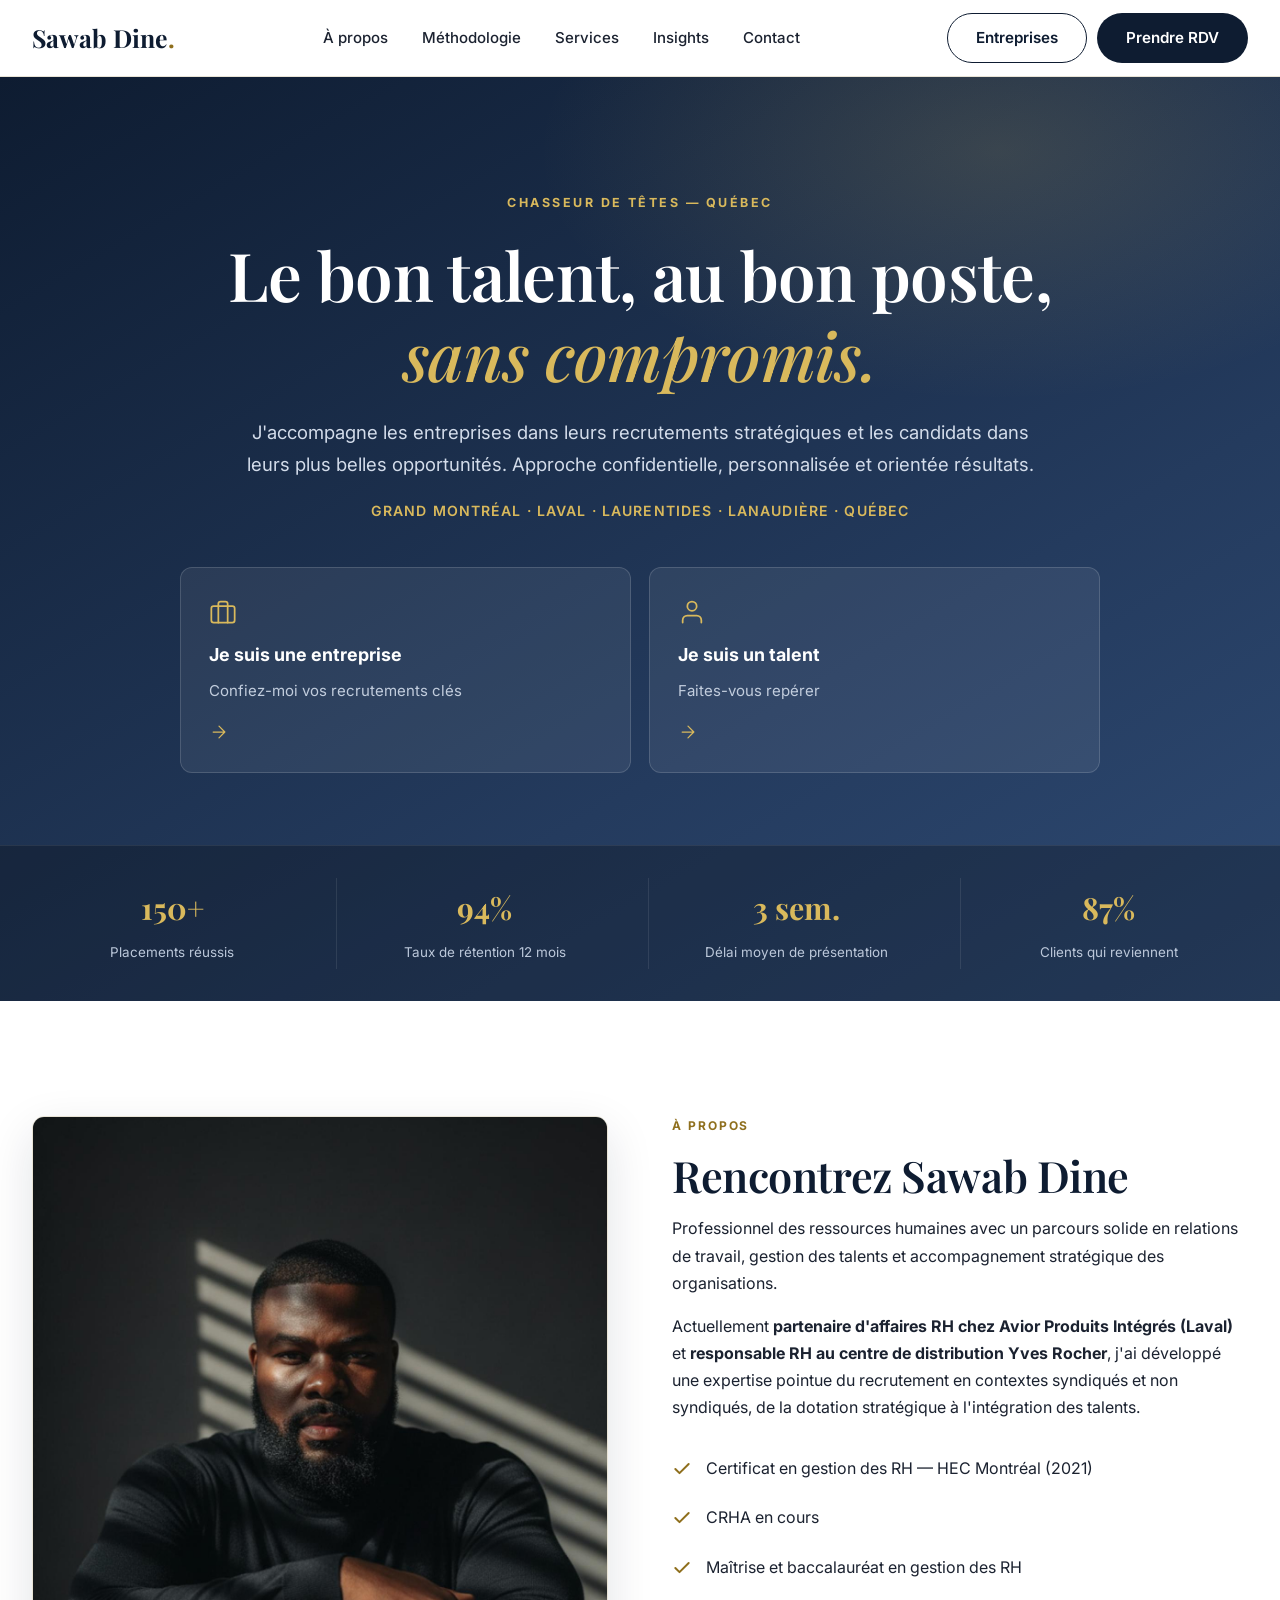
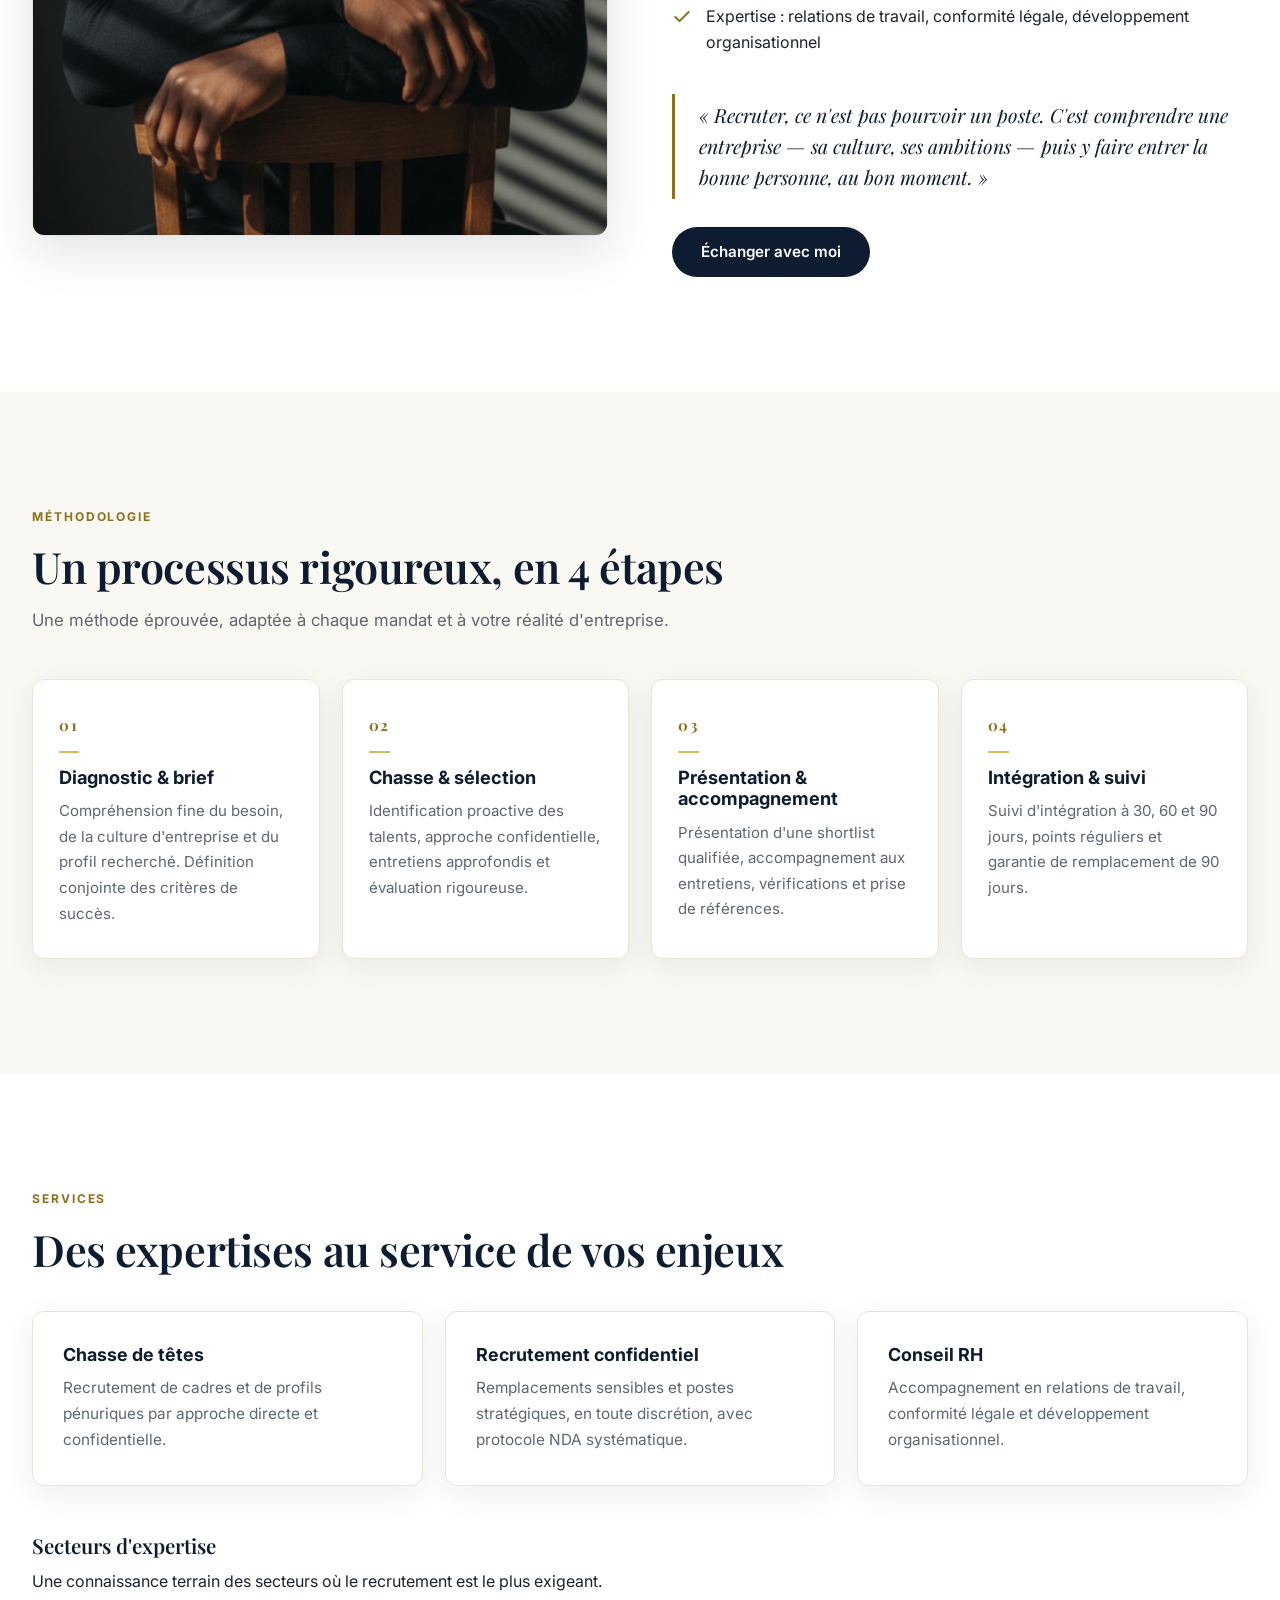
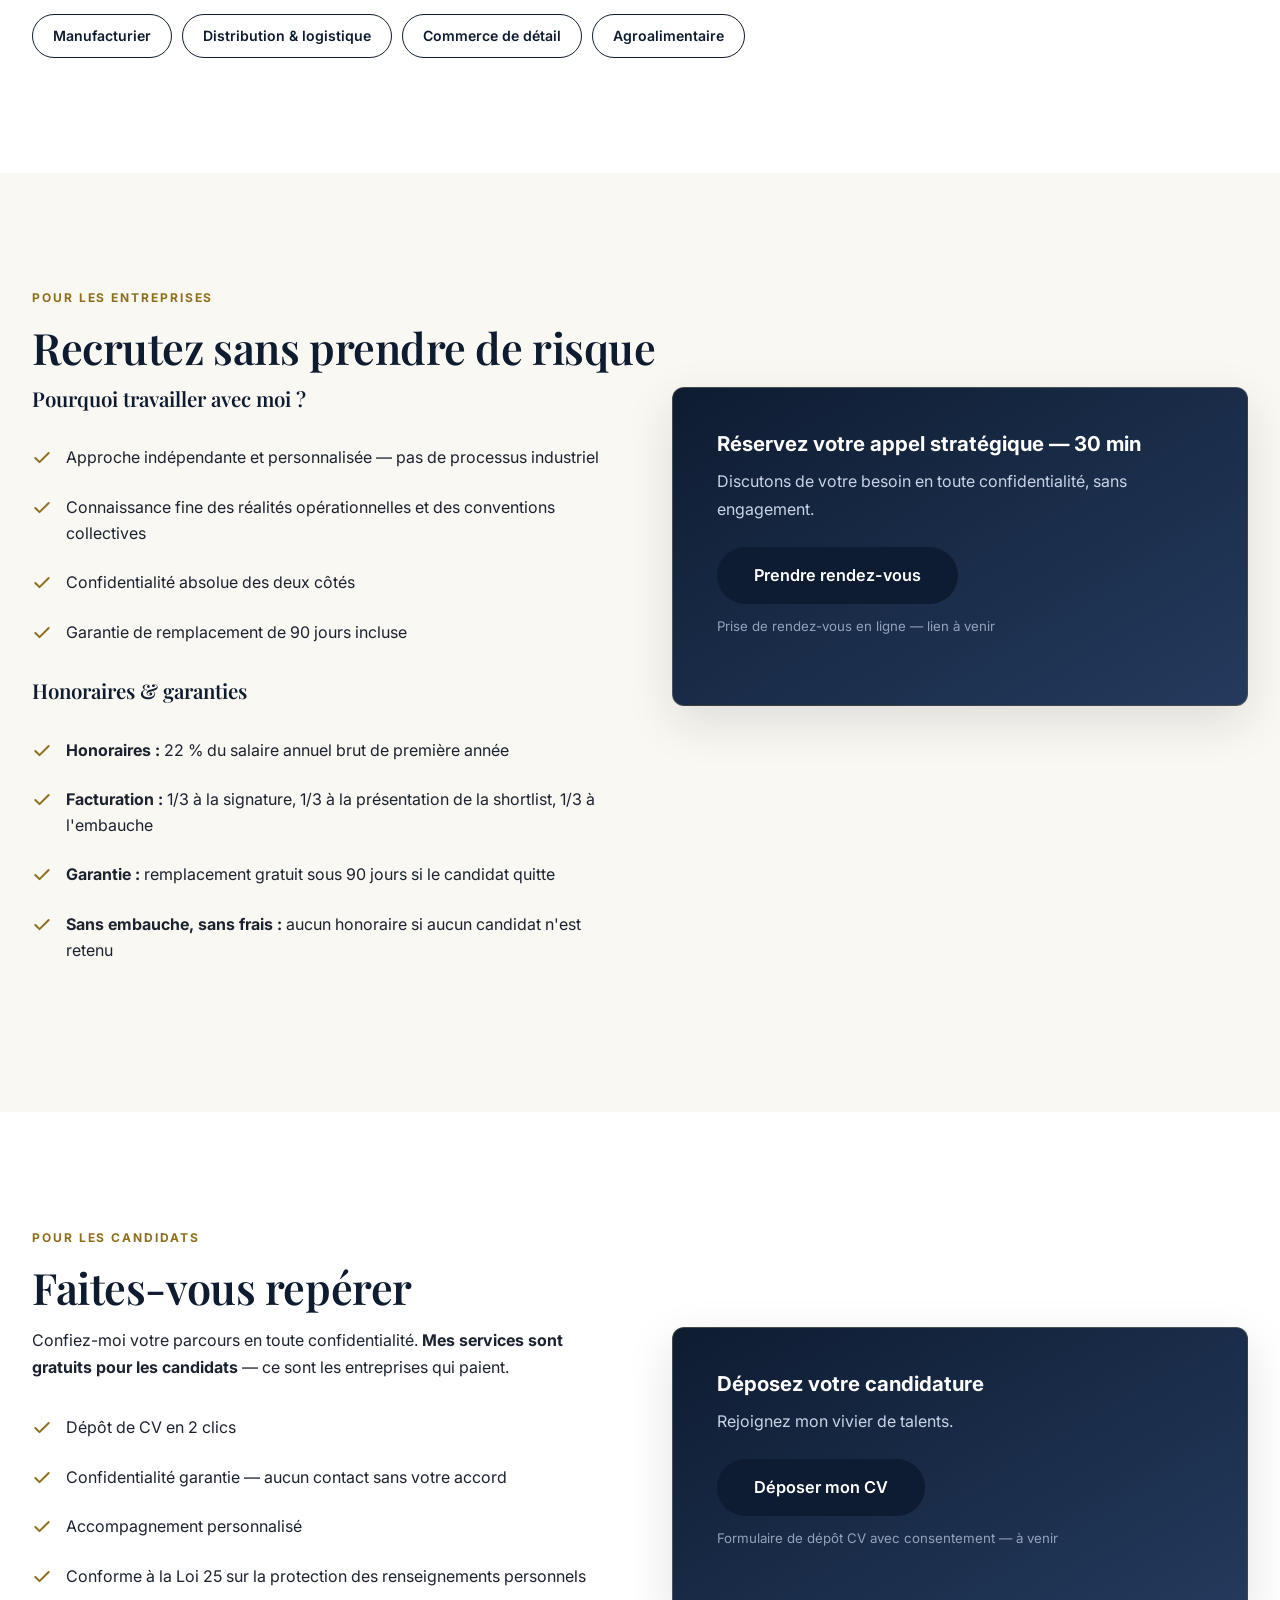
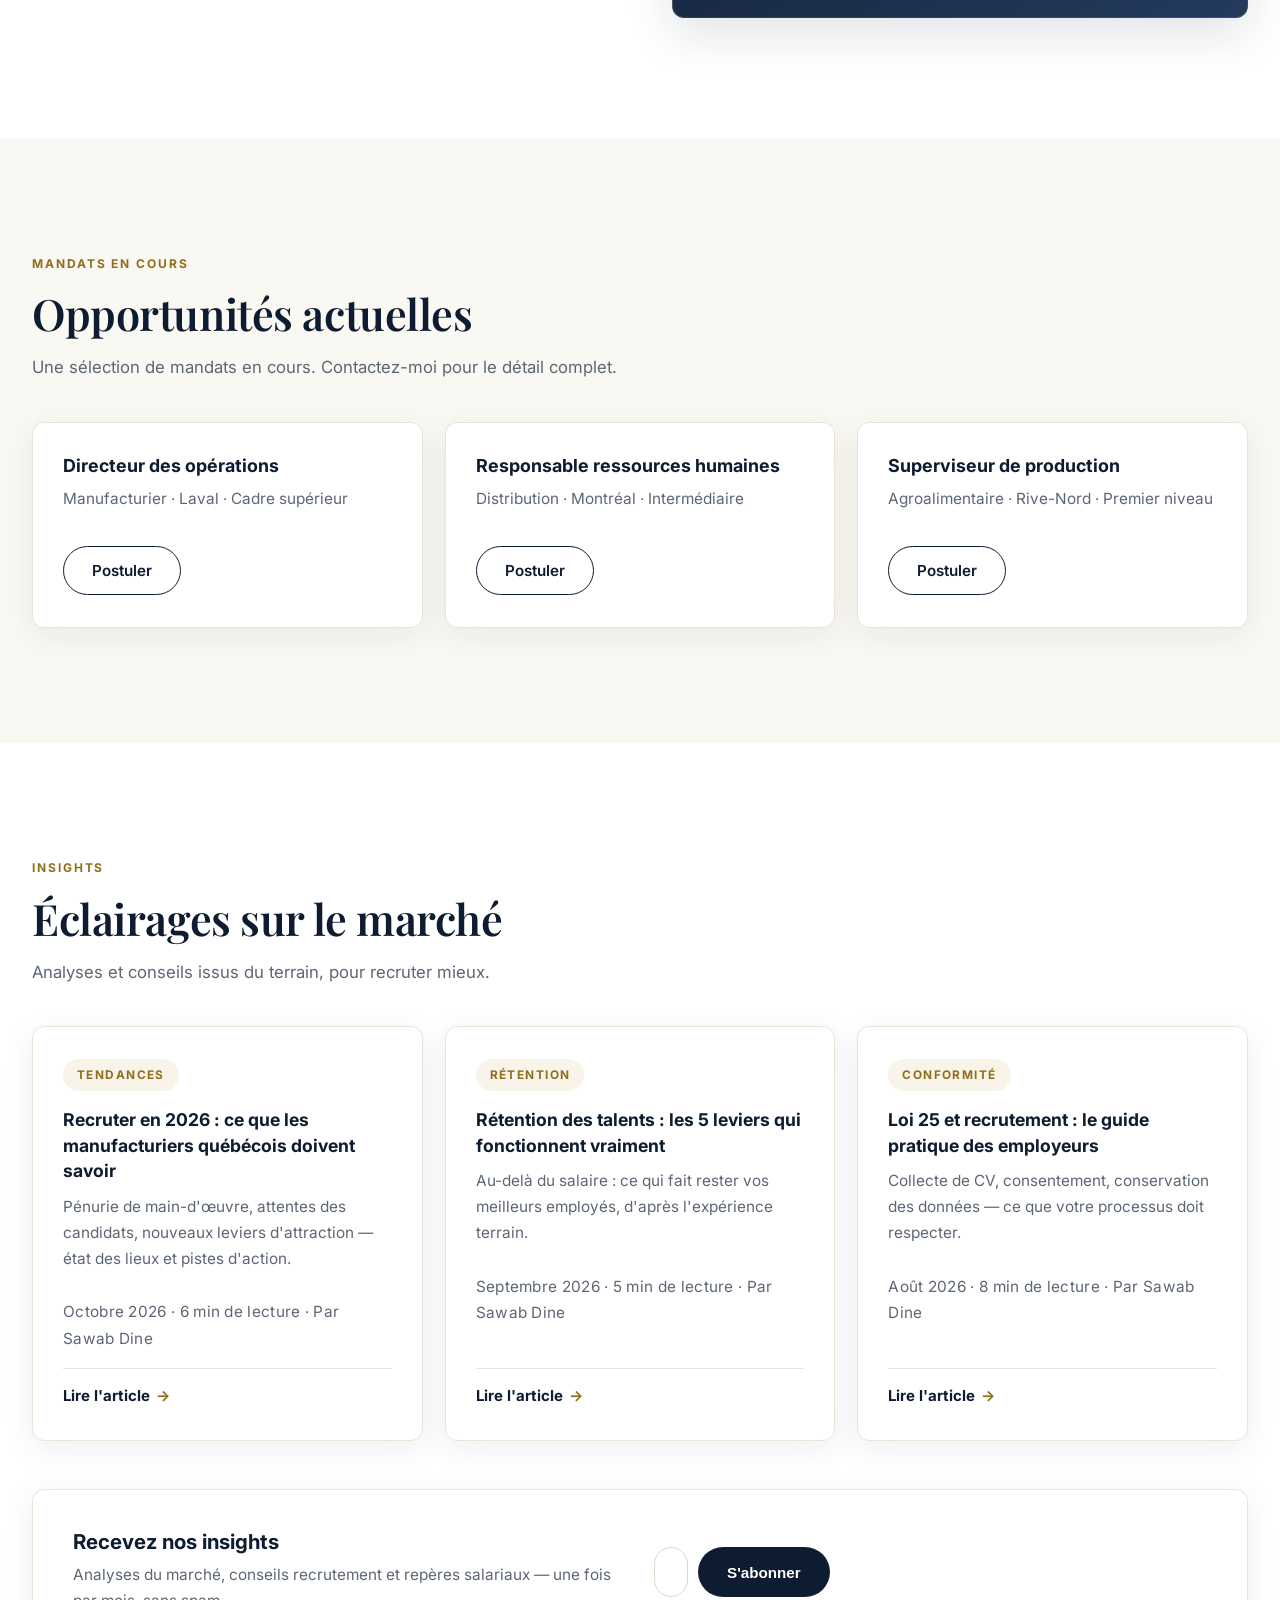
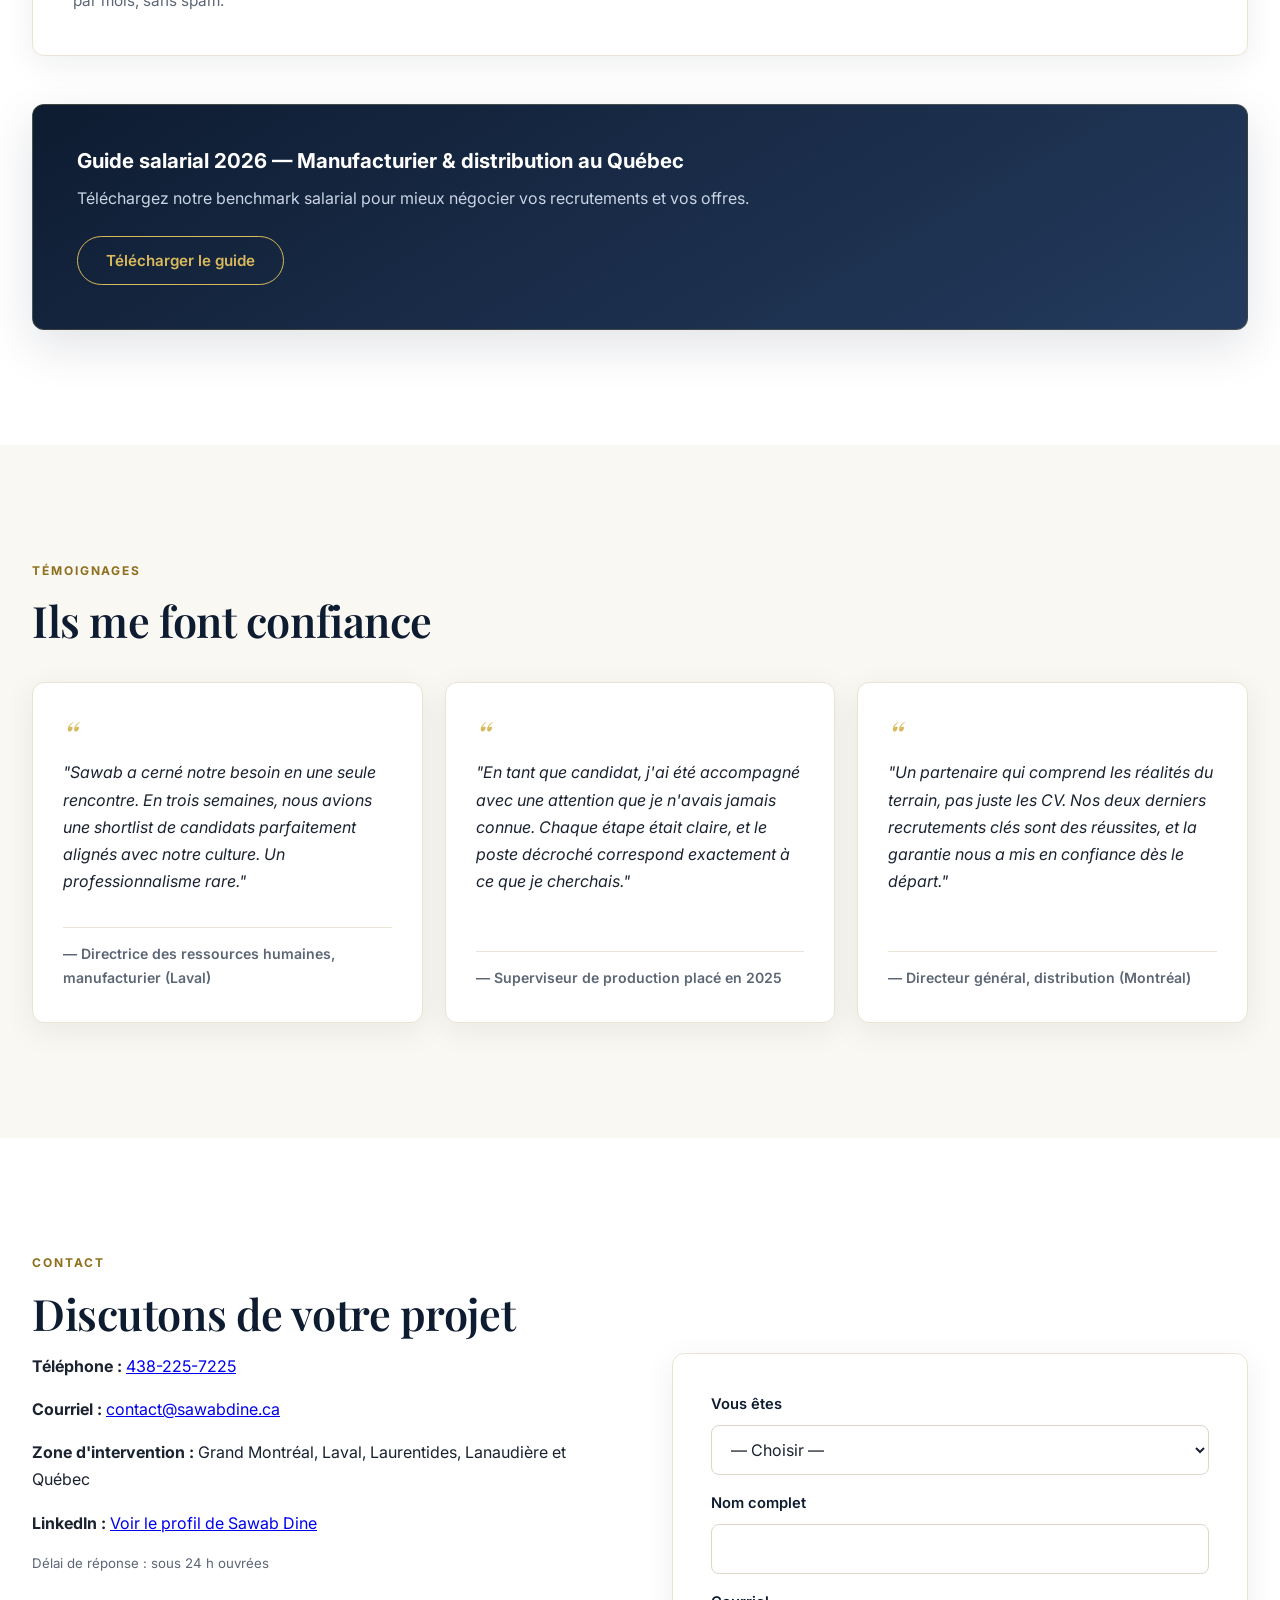
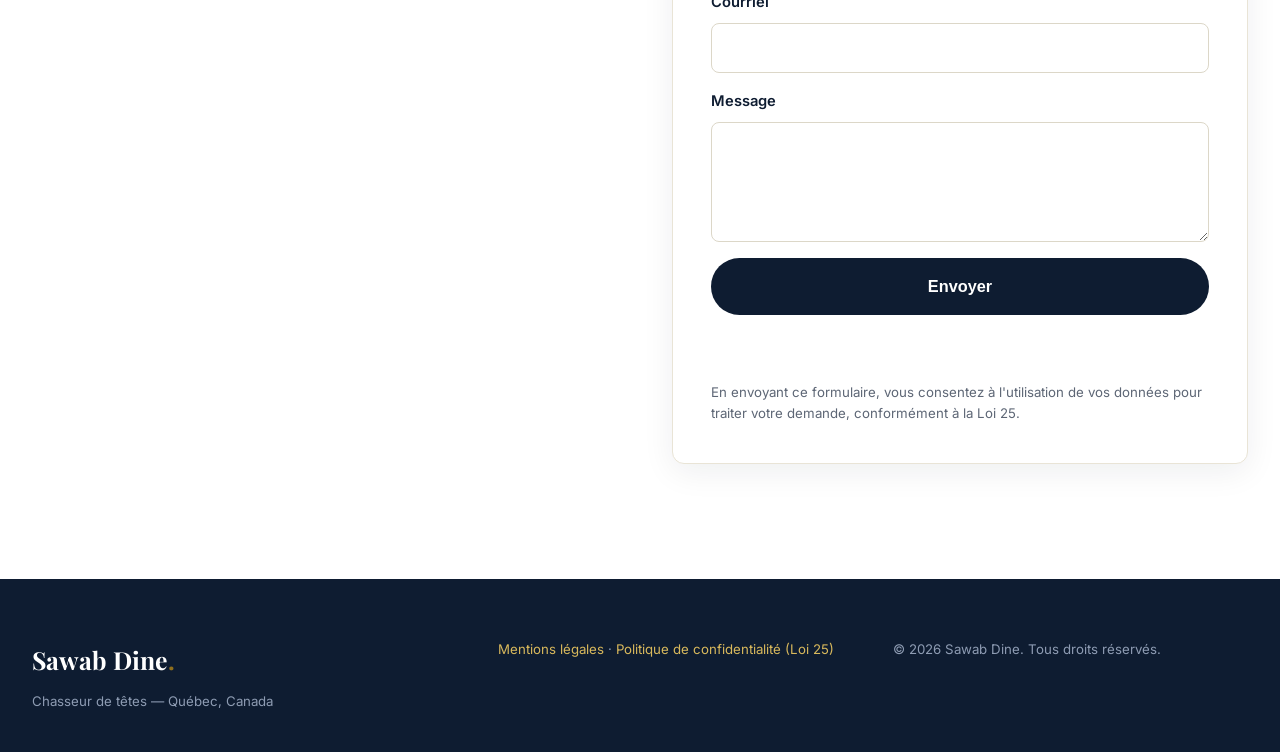
<file: index.html>
<!DOCTYPE html>
<html lang="fr">
<head>
    <meta charset="UTF-8">
    <meta name="viewport" content="width=device-width, initial-scale=1.0">
    <title>Sawab Dine — Chasseur de têtes | Recrutement de talents au Québec</title>
    <meta name="description" content="Sawab Dine, chasseur de têtes au Québec. Recrutement de cadres et talents pour entreprises. Approche personnalisée, confidentielle et orientée résultats.">
    <link rel="icon" type="image/svg+xml" href="favicon.svg">
    <meta property="og:type" content="website">
    <meta property="og:title" content="Sawab Dine — Chasseur de têtes | Recrutement de talents au Québec">
    <meta property="og:description" content="Le bon talent, au bon poste, sans compromis. Recrutement de cadres et talents pour entreprises au Québec.">
    <meta property="og:url" content="https://laricekl.github.io/sawab-dine-recrutement/">
    <meta property="og:image" content="https://laricekl.github.io/sawab-dine-recrutement/IMG-20260905-WA0000.jpg">
    <meta name="twitter:card" content="summary_large_image">
    <link rel="stylesheet" href="styles.css">
    <link rel="preconnect" href="https://fonts.googleapis.com">
    <link rel="preconnect" href="https://fonts.gstatic.com" crossorigin>
    <link href="https://fonts.googleapis.com/css2?family=Playfair+Display:wght@600;700&family=Inter:wght@400;500;600;700&display=swap" rel="stylesheet">
</head>
<body>
    <!-- Header -->
    <header class="header" id="header">
        <nav class="nav container">
            <a href="#accueil" class="logo">Sawab Dine<span class="logo-accent">.</span></a>
            <ul class="nav-links">
                <li><a href="#apropos">À propos</a></li>
                <li><a href="#methodologie">Méthodologie</a></li>
                <li><a href="#services">Services</a></li>
                <li><a href="#insights">Insights</a></li>
                <li><a href="#contact">Contact</a></li>
            </ul>
            <div class="nav-cta">
                <a href="#entreprises" class="btn btn-outline">Entreprises</a>
                <a href="#contact" class="btn btn-primary">Prendre RDV</a>
            </div>
            <button class="nav-toggle" aria-label="Menu"><svg width="24" height="24" viewBox="0 0 24 24" fill="none" stroke="currentColor" stroke-width="1.8" stroke-linecap="round"><path d="M4 7h16M4 12h16M4 17h16"/></svg></button>
        </nav>
    </header>

    <!-- Hero -->
    <section id="accueil" class="hero">
        <div class="container hero-content">
            <p class="hero-eyebrow">Chasseur de têtes — Québec</p>
            <h1>Le bon talent, au bon poste,<br><em>sans compromis.</em></h1>
            <p class="hero-sub">J'accompagne les entreprises dans leurs recrutements stratégiques et les candidats dans leurs plus belles opportunités. Approche confidentielle, personnalisée et orientée résultats.</p>
            <p class="hero-zones">Grand Montréal · Laval · Laurentides · Lanaudière · Québec</p>
            <div class="hero-dual">
                <a href="#entreprises" class="dual-card">
                    <span class="dual-icon" aria-hidden="true"><svg width="28" height="28" viewBox="0 0 24 24" fill="none" stroke="currentColor" stroke-width="1.5" stroke-linecap="round" stroke-linejoin="round"><rect x="2" y="7" width="20" height="14" rx="2"/><path d="M16 21V5a2 2 0 0 0-2-2h-4a2 2 0 0 0-2 2v16"/></svg></span>
                    <span class="dual-title">Je suis une entreprise</span>
                    <span class="dual-desc">Confiez-moi vos recrutements clés</span>
                    <span class="dual-arrow" aria-hidden="true"><svg width="20" height="20" viewBox="0 0 24 24" fill="none" stroke="currentColor" stroke-width="1.5" stroke-linecap="round" stroke-linejoin="round"><path d="M5 12h14M12 5l7 7-7 7"/></svg></span>
                </a>
                <a href="#candidats" class="dual-card">
                    <span class="dual-icon" aria-hidden="true"><svg width="28" height="28" viewBox="0 0 24 24" fill="none" stroke="currentColor" stroke-width="1.5" stroke-linecap="round" stroke-linejoin="round"><path d="M20 21v-2a4 4 0 0 0-4-4H8a4 4 0 0 0-4 4v2"/><circle cx="12" cy="7" r="4"/></svg></span>
                    <span class="dual-title">Je suis un talent</span>
                    <span class="dual-desc">Faites-vous repérer</span>
                    <span class="dual-arrow" aria-hidden="true"><svg width="20" height="20" viewBox="0 0 24 24" fill="none" stroke="currentColor" stroke-width="1.5" stroke-linecap="round" stroke-linejoin="round"><path d="M5 12h14M12 5l7 7-7 7"/></svg></span>
                </a>
            </div>
        </div>
        <div class="hero-stats">
            <div class="container stats-grid">
                <div class="stat"><span class="stat-number" data-target="150">150+</span><span class="stat-label">Placements réussis</span></div>
                <div class="stat"><span class="stat-number">94%</span><span class="stat-label">Taux de rétention 12 mois</span></div>
                <div class="stat"><span class="stat-number">3 sem.</span><span class="stat-label">Délai moyen de présentation</span></div>
                <div class="stat"><span class="stat-number">87%</span><span class="stat-label">Clients qui reviennent</span></div>
            </div>
        </div>
    </section>

    <!-- À propos -->
    <section id="apropos" class="section">
        <div class="container two-col">
            <div class="about-img">
                <img src="IMG-20260905-WA0000.jpg" alt="Sawab Dine — Chasseur de têtes" class="about-photo">
            </div>
            <div>
                <p class="eyebrow">À propos</p>
                <h2>Rencontrez Sawab Dine</h2>
                <p>Professionnel des ressources humaines avec un parcours solide en relations de travail, gestion des talents et accompagnement stratégique des organisations.</p>
                <p>Actuellement <strong>partenaire d'affaires RH chez Avior Produits Intégrés (Laval)</strong> et <strong>responsable RH au centre de distribution Yves Rocher</strong>, j'ai développé une expertise pointue du recrutement en contextes syndiqués et non syndiqués, de la dotation stratégique à l'intégration des talents.</p>
                <ul class="checklist">
                    <li>Certificat en gestion des RH — HEC Montréal (2021)</li>
                    <li>CRHA en cours</li>
                    <li>Maîtrise et baccalauréat en gestion des RH</li>
                    <li>Expertise : relations de travail, conformité légale, développement organisationnel</li>
                </ul>
                <blockquote class="about-quote">
                    <p>« Recruter, ce n'est pas pourvoir un poste. C'est comprendre une entreprise — sa culture, ses ambitions — puis y faire entrer la bonne personne, au bon moment. »</p>
                </blockquote>
                <a href="#contact" class="btn btn-primary">Échanger avec moi</a>
            </div>
        </div>
    </section>

    <!-- Méthodologie -->
    <section id="methodologie" class="section section-alt">
        <div class="container">
            <p class="eyebrow">Méthodologie</p>
            <h2>Un processus rigoureux, en 4 étapes</h2>
            <p class="section-sub">Une méthode éprouvée, adaptée à chaque mandat et à votre réalité d'entreprise.</p>
            <div class="steps">
                <div class="step">
                    <span class="step-num">01</span>
                    <h3>Diagnostic & brief</h3>
                    <p>Compréhension fine du besoin, de la culture d'entreprise et du profil recherché. Définition conjointe des critères de succès.</p>
                </div>
                <div class="step">
                    <span class="step-num">02</span>
                    <h3>Chasse & sélection</h3>
                    <p>Identification proactive des talents, approche confidentielle, entretiens approfondis et évaluation rigoureuse.</p>
                </div>
                <div class="step">
                    <span class="step-num">03</span>
                    <h3>Présentation & accompagnement</h3>
                    <p>Présentation d'une shortlist qualifiée, accompagnement aux entretiens, vérifications et prise de références.</p>
                </div>
                <div class="step">
                    <span class="step-num">04</span>
                    <h3>Intégration & suivi</h3>
                    <p>Suivi d'intégration à 30, 60 et 90 jours, points réguliers et garantie de remplacement de 90 jours.</p>
                </div>
            </div>
        </div>
    </section>

    <!-- Services -->
    <section id="services" class="section">
        <div class="container">
            <p class="eyebrow">Services</p>
            <h2>Des expertises au service de vos enjeux</h2>
            <div class="cards-3">
                <div class="card">
                    <h3>Chasse de têtes</h3>
                    <p>Recrutement de cadres et de profils pénuriques par approche directe et confidentielle.</p>
                </div>
                <div class="card">
                    <h3>Recrutement confidentiel</h3>
                    <p>Remplacements sensibles et postes stratégiques, en toute discrétion, avec protocole NDA systématique.</p>
                </div>
                <div class="card">
                    <h3>Conseil RH</h3>
                    <p>Accompagnement en relations de travail, conformité légale et développement organisationnel.</p>
                </div>
            </div>
            <h3 class="mt">Secteurs d'expertise</h3>
            <p>Une connaissance terrain des secteurs où le recrutement est le plus exigeant.</p>
            <div class="tags">
                <span class="tag">Manufacturier</span>
                <span class="tag">Distribution & logistique</span>
                <span class="tag">Commerce de détail</span>
                <span class="tag">Agroalimentaire</span>
            </div>
        </div>
    </section>

    <!-- Entreprises -->
    <section id="entreprises" class="section section-alt">
        <div class="container">
            <p class="eyebrow">Pour les entreprises</p>
            <h2>Recrutez sans prendre de risque</h2>
            <div class="two-col">
                <div>
                    <h3>Pourquoi travailler avec moi ?</h3>
                    <ul class="checklist">
                        <li>Approche indépendante et personnalisée — pas de processus industriel</li>
                        <li>Connaissance fine des réalités opérationnelles et des conventions collectives</li>
                        <li>Confidentialité absolue des deux côtés</li>
                        <li>Garantie de remplacement de 90 jours incluse</li>
                    </ul>
                    <h3>Honoraires & garanties</h3>
                    <ul class="checklist">
                        <li><strong>Honoraires :</strong> 22 % du salaire annuel brut de première année</li>
                        <li><strong>Facturation :</strong> 1/3 à la signature, 1/3 à la présentation de la shortlist, 1/3 à l'embauche</li>
                        <li><strong>Garantie :</strong> remplacement gratuit sous 90 jours si le candidat quitte</li>
                        <li><strong>Sans embauche, sans frais :</strong> aucun honoraire si aucun candidat n'est retenu</li>
                    </ul>
                </div>
                <div class="cta-box">
                    <h3>Réservez votre appel stratégique — 30 min</h3>
                    <p>Discutons de votre besoin en toute confidentialité, sans engagement.</p>
                    <a href="#contact" class="btn btn-primary btn-large">Prendre rendez-vous</a>
                    <p class="small">Prise de rendez-vous en ligne — lien à venir</p>
                </div>
            </div>
        </div>
    </section>

    <!-- Candidats -->
    <section id="candidats" class="section">
        <div class="container">
            <p class="eyebrow">Pour les candidats</p>
            <h2>Faites-vous repérer</h2>
            <div class="two-col">
                <div>
                    <p>Confiez-moi votre parcours en toute confidentialité. <strong>Mes services sont gratuits pour les candidats</strong> — ce sont les entreprises qui paient.</p>
                    <ul class="checklist">
                        <li>Dépôt de CV en 2 clics</li>
                        <li>Confidentialité garantie — aucun contact sans votre accord</li>
                        <li>Accompagnement personnalisé</li>
                        <li>Conforme à la Loi 25 sur la protection des renseignements personnels</li>
                    </ul>
                </div>
                <div class="cta-box">
                    <h3>Déposez votre candidature</h3>
                    <p>Rejoignez mon vivier de talents.</p>
                    <a href="#contact" class="btn btn-primary btn-large">Déposer mon CV</a>
                    <p class="small">Formulaire de dépôt CV avec consentement — à venir</p>
                </div>
            </div>
        </div>
    </section>

    <!-- Mandats -->
    <section id="mandats" class="section section-alt">
        <div class="container">
            <p class="eyebrow">Mandats en cours</p>
            <h2>Opportunités actuelles</h2>
            <p class="section-sub">Une sélection de mandats en cours. Contactez-moi pour le détail complet.</p>
            <div class="cards-3">
                <div class="card"><h3>Directeur des opérations</h3><p>Manufacturier · Laval · Cadre supérieur</p><a href="#contact" class="btn btn-outline">Postuler</a></div>
                <div class="card"><h3>Responsable ressources humaines</h3><p>Distribution · Montréal · Intermédiaire</p><a href="#contact" class="btn btn-outline">Postuler</a></div>
                <div class="card"><h3>Superviseur de production</h3><p>Agroalimentaire · Rive-Nord · Premier niveau</p><a href="#contact" class="btn btn-outline">Postuler</a></div>
            </div>
        </div>
    </section>

    <!-- Insights -->
    <section id="insights" class="section">
        <div class="container">
            <p class="eyebrow">Insights</p>
            <h2>Éclairages sur le marché</h2>
            <p class="section-sub">Analyses et conseils issus du terrain, pour recruter mieux.</p>
            <div class="cards-3">
                <article class="card article-card">
                    <span class="article-tag">Tendances</span>
                    <h3>Recruter en 2026 : ce que les manufacturiers québécois doivent savoir</h3>
                    <p>Pénurie de main-d'œuvre, attentes des candidats, nouveaux leviers d'attraction — état des lieux et pistes d'action.</p>
                    <p class="article-meta">Octobre 2026 · 6 min de lecture · Par Sawab Dine</p>
                    <a href="#contact" class="article-link">Lire l'article <span aria-hidden="true">→</span></a>
                </article>
                <article class="card article-card">
                    <span class="article-tag">Rétention</span>
                    <h3>Rétention des talents : les 5 leviers qui fonctionnent vraiment</h3>
                    <p>Au-delà du salaire : ce qui fait rester vos meilleurs employés, d'après l'expérience terrain.</p>
                    <p class="article-meta">Septembre 2026 · 5 min de lecture · Par Sawab Dine</p>
                    <a href="#contact" class="article-link">Lire l'article <span aria-hidden="true">→</span></a>
                </article>
                <article class="card article-card">
                    <span class="article-tag">Conformité</span>
                    <h3>Loi 25 et recrutement : le guide pratique des employeurs</h3>
                    <p>Collecte de CV, consentement, conservation des données — ce que votre processus doit respecter.</p>
                    <p class="article-meta">Août 2026 · 8 min de lecture · Par Sawab Dine</p>
                    <a href="#contact" class="article-link">Lire l'article <span aria-hidden="true">→</span></a>
                </article>
            </div>
            <div class="newsletter-box mt">
                <div>
                    <h3>Recevez nos insights</h3>
                    <p>Analyses du marché, conseils recrutement et repères salariaux — une fois par mois, sans spam.</p>
                </div>
                <form class="newsletter-form" id="newsletterForm" action="https://formsubmit.co/laricelk@gmail.com" method="POST">
                    <input type="hidden" name="_subject" value="Nouvelle inscription infolettre — Site Sawab Dine">
                    <input type="hidden" name="_captcha" value="false">
                    <input type="hidden" name="_template" value="table">
                    <input type="email" name="email" placeholder="Votre courriel professionnel" required aria-label="Votre courriel professionnel">
                    <button type="submit" class="btn btn-primary">S'abonner</button>
                    <p class="newsletter-status" id="newsletterStatus" role="status" aria-live="polite"></p>
                </form>
            </div>
            <div class="cta-box mt">
                <h3>Guide salarial 2026 — Manufacturier & distribution au Québec</h3>
                <p>Téléchargez notre benchmark salarial pour mieux négocier vos recrutements et vos offres.</p>
                <a href="#contact" class="btn btn-outline">Télécharger le guide</a>
            </div>
        </div>
    </section>

    <!-- Témoignages -->
    <section id="temoignages" class="section section-alt">
        <div class="container">
            <p class="eyebrow">Témoignages</p>
            <h2>Ils me font confiance</h2>
            <div class="cards-3">
                <div class="card quote"><p>"Sawab a cerné notre besoin en une seule rencontre. En trois semaines, nous avions une shortlist de candidats parfaitement alignés avec notre culture. Un professionnalisme rare."</p><cite>— Directrice des ressources humaines, manufacturier (Laval)</cite></div>
                <div class="card quote"><p>"En tant que candidat, j'ai été accompagné avec une attention que je n'avais jamais connue. Chaque étape était claire, et le poste décroché correspond exactement à ce que je cherchais."</p><cite>— Superviseur de production placé en 2025</cite></div>
                <div class="card quote"><p>"Un partenaire qui comprend les réalités du terrain, pas juste les CV. Nos deux derniers recrutements clés sont des réussites, et la garantie nous a mis en confiance dès le départ."</p><cite>— Directeur général, distribution (Montréal)</cite></div>
            </div>
        </div>
    </section>

    <!-- Contact -->
    <section id="contact" class="section">
        <div class="container">
            <p class="eyebrow">Contact</p>
            <h2>Discutons de votre projet</h2>
            <div class="two-col">
                <div>
                    <p><strong>Téléphone :</strong> <a href="tel:+14382257225">438-225-7225</a></p>
                    <p><strong>Courriel :</strong> <a href="mailto:contact@sawabdine.ca">contact@sawabdine.ca</a></p>
                    <p><strong>Zone d'intervention :</strong> Grand Montréal, Laval, Laurentides, Lanaudière et Québec</p>
                    <p><strong>LinkedIn :</strong> <a href="https://www.linkedin.com/in/dine-adjibi-m-sc-a28296140" target="_blank" rel="noopener">Voir le profil de Sawab Dine</a></p>
                    <p class="small">Délai de réponse : sous 24 h ouvrées</p>
                </div>
                <form class="contact-form" id="contactForm" action="https://formsubmit.co/laricelk@gmail.com" method="POST">
                    <input type="hidden" name="_subject" value="Nouveau message — Site Sawab Dine">
                    <input type="hidden" name="_captcha" value="false">
                    <input type="hidden" name="_template" value="table">
                    <label>Vous êtes
                        <select name="profil" required>
                            <option value="">— Choisir —</option>
                            <option value="entreprise">Une entreprise</option>
                            <option value="candidat">Un candidat</option>
                        </select>
                    </label>
                    <label>Nom complet<input type="text" name="nom" required></label>
                    <label>Courriel<input type="email" name="courriel" required></label>
                    <label>Message<textarea name="message" rows="4" required></textarea></label>
                    <button type="submit" class="btn btn-primary btn-large">Envoyer</button>
                    <p class="form-status" id="formStatus" role="status" aria-live="polite"></p>
                    <p class="small">En envoyant ce formulaire, vous consentez à l'utilisation de vos données pour traiter votre demande, conformément à la Loi 25.</p>
                </form>
            </div>
        </div>
    </section>

    <!-- Footer -->
    <footer class="footer">
        <div class="container footer-grid">
            <div>
                <p class="logo">Sawab Dine<span class="logo-accent">.</span></p>
                <p class="small">Chasseur de têtes — Québec, Canada</p>
            </div>
            <div>
                <p class="small"><a href="mentions-legales.html">Mentions légales</a> · <a href="politique-confidentialite.html">Politique de confidentialité (Loi 25)</a></p>
            </div>
            <div>
                <p class="small">© 2026 Sawab Dine. Tous droits réservés.</p>
            </div>
        </div>
    </footer>

    <script src="script.js"></script>
</body>
</html>
</file>
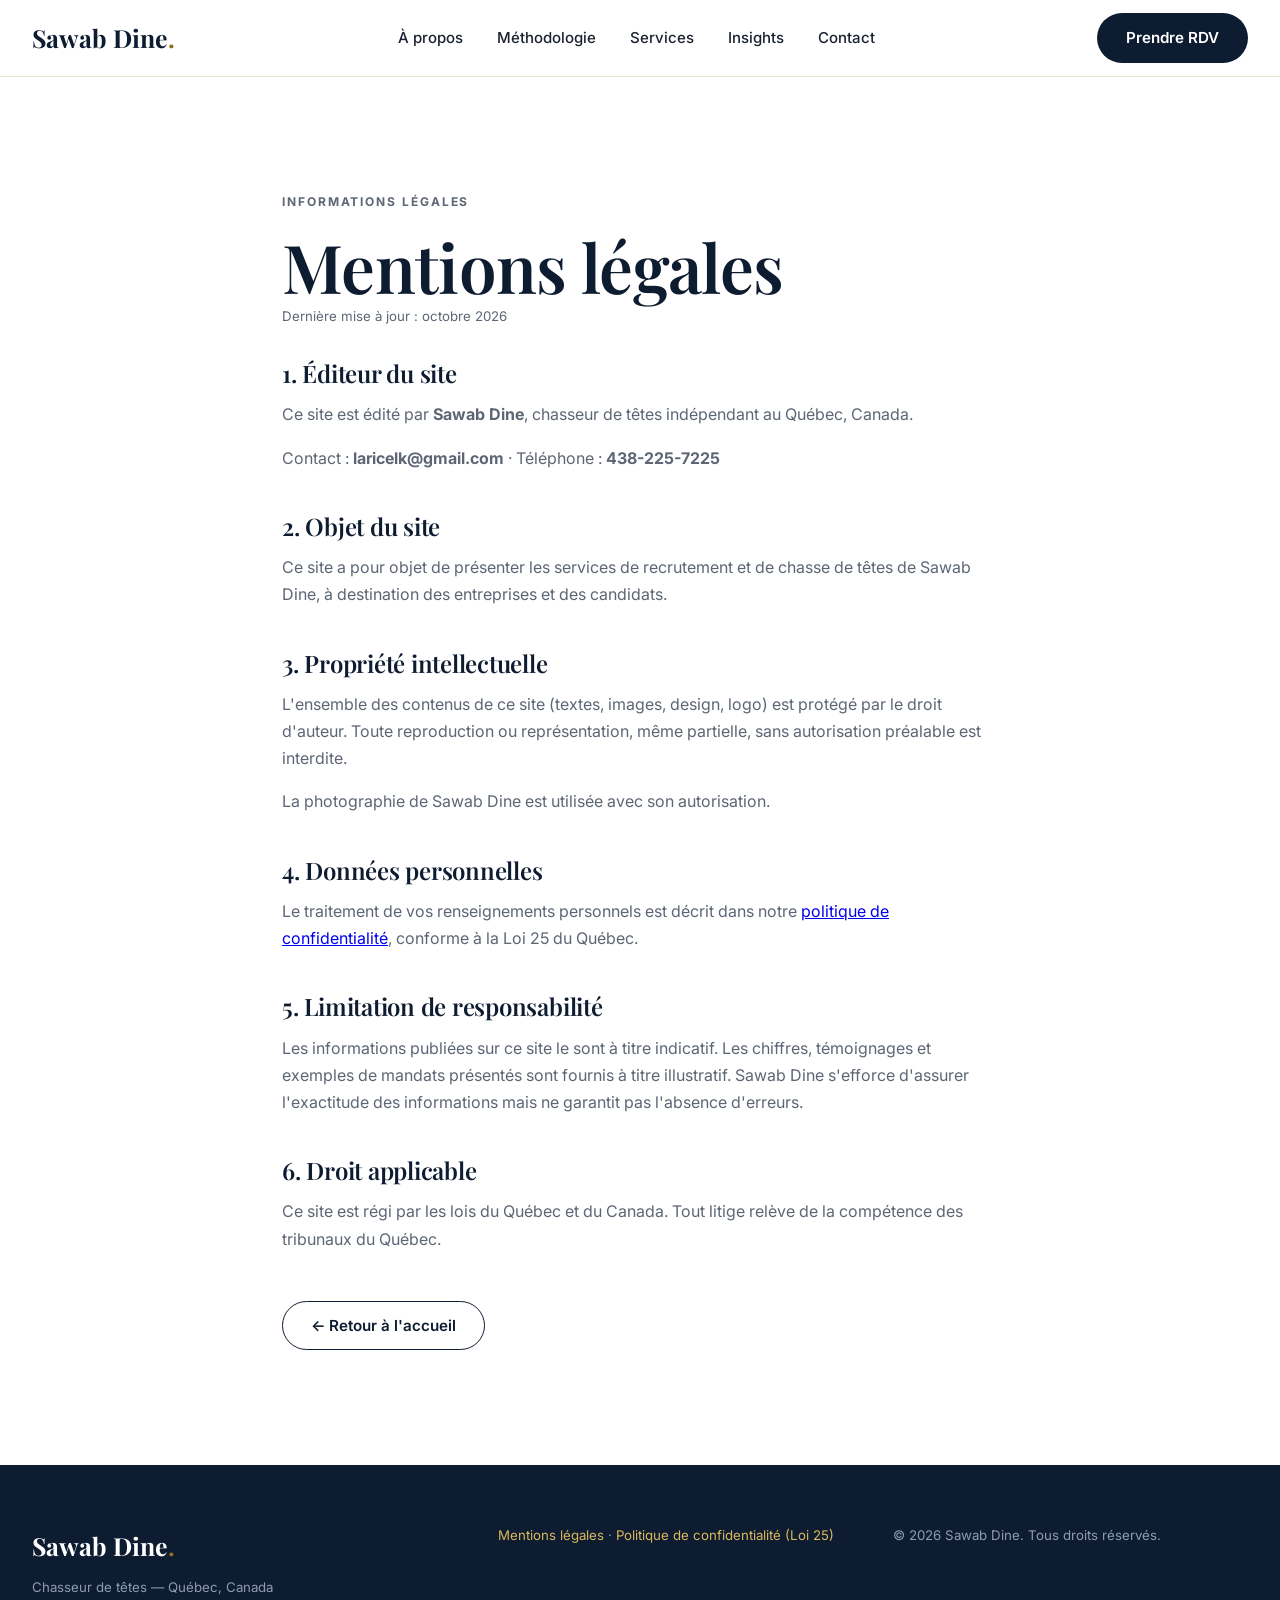
<file: mentions-legales.html>
<!DOCTYPE html>
<html lang="fr">
<head>
    <meta charset="UTF-8">
    <meta name="viewport" content="width=device-width, initial-scale=1.0">
    <title>Mentions légales — Sawab Dine</title>
    <meta name="description" content="Mentions légales du site vitrine de Sawab Dine, chasseur de têtes au Québec.">
    <link rel="stylesheet" href="styles.css">
    <link rel="preconnect" href="https://fonts.googleapis.com">
    <link rel="preconnect" href="https://fonts.gstatic.com" crossorigin>
    <link href="https://fonts.googleapis.com/css2?family=Playfair+Display:wght@600;700&family=Inter:wght@400;500;600;700&display=swap" rel="stylesheet">
    <style>
        .legal-content { max-width: 780px; margin: 0 auto; }
        .legal-content h2 { margin-top: 40px; font-size: 1.5rem; }
        .legal-content h2:first-of-type { margin-top: 0; }
        .legal-content p, .legal-content li { color: var(--muted); }
        .legal-content ul { margin: 12px 0 12px 20px; }
        .legal-content li { margin-bottom: 8px; }
        .legal-updated { margin-bottom: 32px; }
    </style>
</head>
<body>
    <header class="header" id="header">
        <nav class="nav container">
            <a href="index.html" class="logo">Sawab Dine<span class="logo-accent">.</span></a>
            <ul class="nav-links">
                <li><a href="index.html#apropos">À propos</a></li>
                <li><a href="index.html#methodologie">Méthodologie</a></li>
                <li><a href="index.html#services">Services</a></li>
                <li><a href="index.html#insights">Insights</a></li>
                <li><a href="index.html#contact">Contact</a></li>
            </ul>
            <div class="nav-cta">
                <a href="index.html#contact" class="btn btn-primary">Prendre RDV</a>
            </div>
            <button class="nav-toggle" aria-label="Menu"><svg width="24" height="24" viewBox="0 0 24 24" fill="none" stroke="currentColor" stroke-width="1.8" stroke-linecap="round"><path d="M4 7h16M4 12h16M4 17h16"/></svg></button>
        </nav>
    </header>

    <main class="section">
        <div class="container legal-content">
            <p class="eyebrow">Informations légales</p>
            <h1>Mentions légales</h1>
            <p class="small legal-updated">Dernière mise à jour : octobre 2026</p>

            <h2>1. Éditeur du site</h2>
            <p>Ce site est édité par <strong>Sawab Dine</strong>, chasseur de têtes indépendant au Québec, Canada.</p>
            <p>Contact : <strong>laricelk@gmail.com</strong> · Téléphone : <strong>438-225-7225</strong></p>

            <h2>2. Objet du site</h2>
            <p>Ce site a pour objet de présenter les services de recrutement et de chasse de têtes de Sawab Dine, à destination des entreprises et des candidats.</p>

            <h2>3. Propriété intellectuelle</h2>
            <p>L'ensemble des contenus de ce site (textes, images, design, logo) est protégé par le droit d'auteur. Toute reproduction ou représentation, même partielle, sans autorisation préalable est interdite.</p>
            <p>La photographie de Sawab Dine est utilisée avec son autorisation.</p>

            <h2>4. Données personnelles</h2>
            <p>Le traitement de vos renseignements personnels est décrit dans notre <a href="politique-confidentialite.html">politique de confidentialité</a>, conforme à la Loi 25 du Québec.</p>

            <h2>5. Limitation de responsabilité</h2>
            <p>Les informations publiées sur ce site le sont à titre indicatif. Les chiffres, témoignages et exemples de mandats présentés sont fournis à titre illustratif. Sawab Dine s'efforce d'assurer l'exactitude des informations mais ne garantit pas l'absence d'erreurs.</p>

            <h2>6. Droit applicable</h2>
            <p>Ce site est régi par les lois du Québec et du Canada. Tout litige relève de la compétence des tribunaux du Québec.</p>

            <div class="mt">
                <a href="index.html" class="btn btn-outline">← Retour à l'accueil</a>
            </div>
        </div>
    </main>

    <footer class="footer">
        <div class="container footer-grid">
            <div>
                <p class="logo">Sawab Dine<span class="logo-accent">.</span></p>
                <p class="small">Chasseur de têtes — Québec, Canada</p>
            </div>
            <div>
                <p class="small"><a href="mentions-legales.html">Mentions légales</a> · <a href="politique-confidentialite.html">Politique de confidentialité (Loi 25)</a></p>
            </div>
            <div>
                <p class="small">© 2026 Sawab Dine. Tous droits réservés.</p>
            </div>
        </div>
    </footer>

    <script src="script.js"></script>
</body>
</html>
</file>
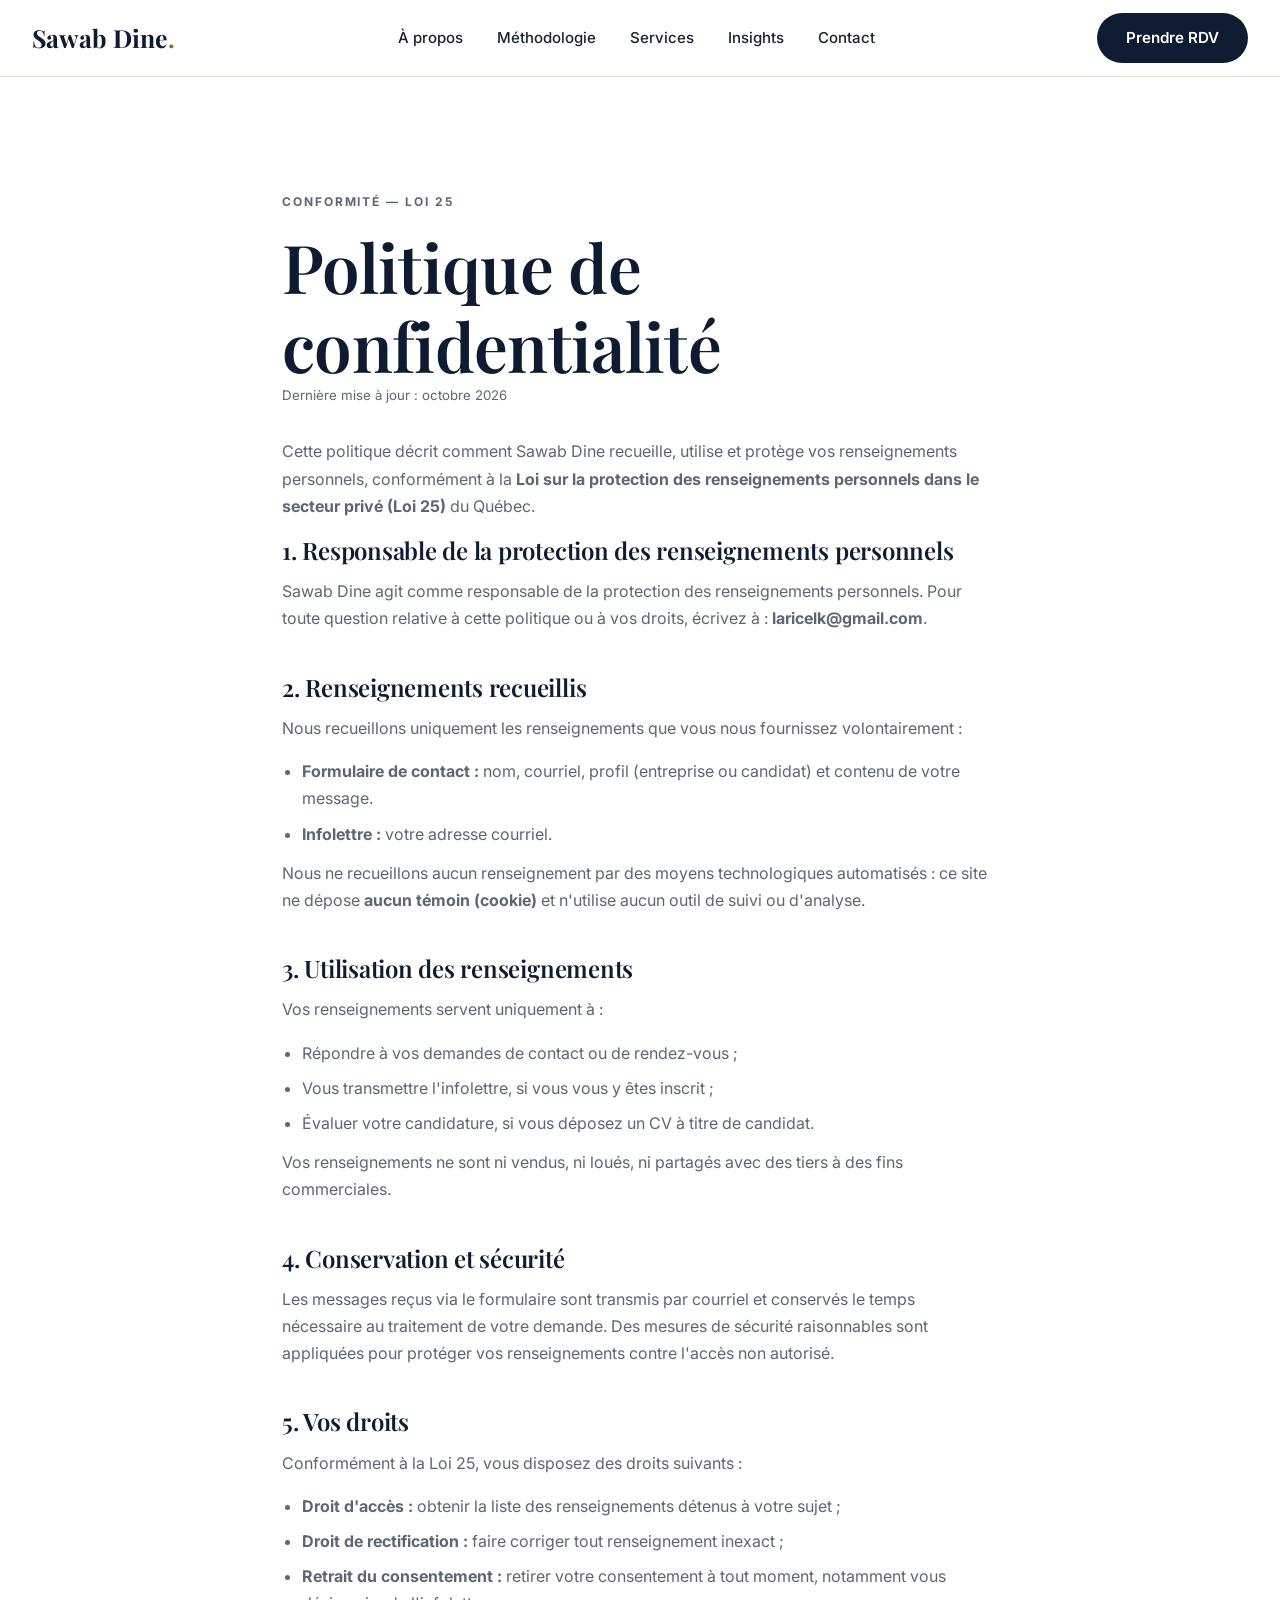
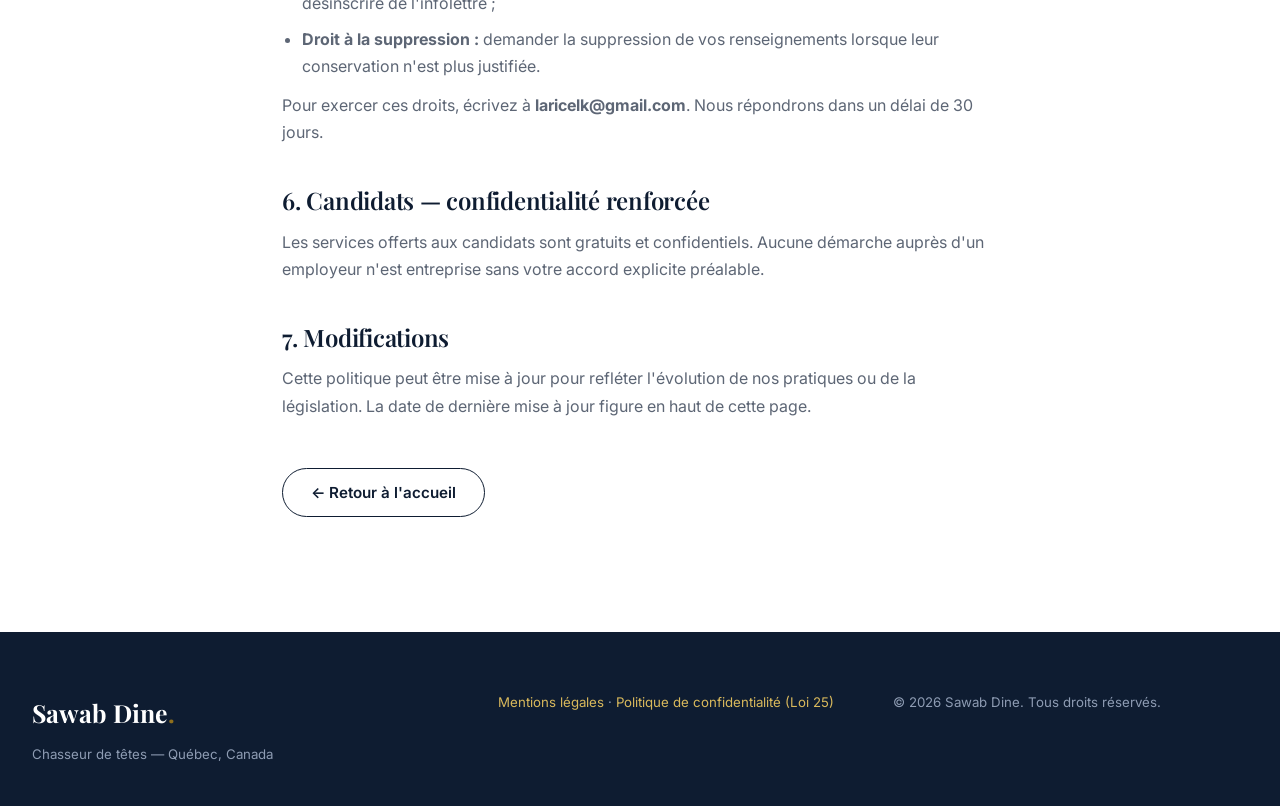
<file: politique-confidentialite.html>
<!DOCTYPE html>
<html lang="fr">
<head>
    <meta charset="UTF-8">
    <meta name="viewport" content="width=device-width, initial-scale=1.0">
    <title>Politique de confidentialité — Sawab Dine</title>
    <meta name="description" content="Politique de confidentialité et de protection des renseignements personnels de Sawab Dine, conforme à la Loi 25 du Québec.">
    <link rel="stylesheet" href="styles.css">
    <link rel="preconnect" href="https://fonts.googleapis.com">
    <link rel="preconnect" href="https://fonts.gstatic.com" crossorigin>
    <link href="https://fonts.googleapis.com/css2?family=Playfair+Display:wght@600;700&family=Inter:wght@400;500;600;700&display=swap" rel="stylesheet">
    <style>
        .legal-content { max-width: 780px; margin: 0 auto; }
        .legal-content h2 { margin-top: 40px; font-size: 1.5rem; }
        .legal-content h2:first-of-type { margin-top: 0; }
        .legal-content p, .legal-content li { color: var(--muted); }
        .legal-content ul { margin: 12px 0 12px 20px; }
        .legal-content li { margin-bottom: 8px; }
        .legal-updated { margin-bottom: 32px; }
    </style>
</head>
<body>
    <header class="header" id="header">
        <nav class="nav container">
            <a href="index.html" class="logo">Sawab Dine<span class="logo-accent">.</span></a>
            <ul class="nav-links">
                <li><a href="index.html#apropos">À propos</a></li>
                <li><a href="index.html#methodologie">Méthodologie</a></li>
                <li><a href="index.html#services">Services</a></li>
                <li><a href="index.html#insights">Insights</a></li>
                <li><a href="index.html#contact">Contact</a></li>
            </ul>
            <div class="nav-cta">
                <a href="index.html#contact" class="btn btn-primary">Prendre RDV</a>
            </div>
            <button class="nav-toggle" aria-label="Menu"><svg width="24" height="24" viewBox="0 0 24 24" fill="none" stroke="currentColor" stroke-width="1.8" stroke-linecap="round"><path d="M4 7h16M4 12h16M4 17h16"/></svg></button>
        </nav>
    </header>

    <main class="section">
        <div class="container legal-content">
            <p class="eyebrow">Conformité — Loi 25</p>
            <h1>Politique de confidentialité</h1>
            <p class="small legal-updated">Dernière mise à jour : octobre 2026</p>

            <p>Cette politique décrit comment Sawab Dine recueille, utilise et protège vos renseignements personnels, conformément à la <strong>Loi sur la protection des renseignements personnels dans le secteur privé (Loi 25)</strong> du Québec.</p>

            <h2>1. Responsable de la protection des renseignements personnels</h2>
            <p>Sawab Dine agit comme responsable de la protection des renseignements personnels. Pour toute question relative à cette politique ou à vos droits, écrivez à : <strong>laricelk@gmail.com</strong>.</p>

            <h2>2. Renseignements recueillis</h2>
            <p>Nous recueillons uniquement les renseignements que vous nous fournissez volontairement :</p>
            <ul>
                <li><strong>Formulaire de contact :</strong> nom, courriel, profil (entreprise ou candidat) et contenu de votre message.</li>
                <li><strong>Infolettre :</strong> votre adresse courriel.</li>
            </ul>
            <p>Nous ne recueillons aucun renseignement par des moyens technologiques automatisés : ce site ne dépose <strong>aucun témoin (cookie)</strong> et n'utilise aucun outil de suivi ou d'analyse.</p>

            <h2>3. Utilisation des renseignements</h2>
            <p>Vos renseignements servent uniquement à :</p>
            <ul>
                <li>Répondre à vos demandes de contact ou de rendez-vous ;</li>
                <li>Vous transmettre l'infolettre, si vous vous y êtes inscrit ;</li>
                <li>Évaluer votre candidature, si vous déposez un CV à titre de candidat.</li>
            </ul>
            <p>Vos renseignements ne sont ni vendus, ni loués, ni partagés avec des tiers à des fins commerciales.</p>

            <h2>4. Conservation et sécurité</h2>
            <p>Les messages reçus via le formulaire sont transmis par courriel et conservés le temps nécessaire au traitement de votre demande. Des mesures de sécurité raisonnables sont appliquées pour protéger vos renseignements contre l'accès non autorisé.</p>

            <h2>5. Vos droits</h2>
            <p>Conformément à la Loi 25, vous disposez des droits suivants :</p>
            <ul>
                <li><strong>Droit d'accès :</strong> obtenir la liste des renseignements détenus à votre sujet ;</li>
                <li><strong>Droit de rectification :</strong> faire corriger tout renseignement inexact ;</li>
                <li><strong>Retrait du consentement :</strong> retirer votre consentement à tout moment, notamment vous désinscrire de l'infolettre ;</li>
                <li><strong>Droit à la suppression :</strong> demander la suppression de vos renseignements lorsque leur conservation n'est plus justifiée.</li>
            </ul>
            <p>Pour exercer ces droits, écrivez à <strong>laricelk@gmail.com</strong>. Nous répondrons dans un délai de 30 jours.</p>

            <h2>6. Candidats — confidentialité renforcée</h2>
            <p>Les services offerts aux candidats sont gratuits et confidentiels. Aucune démarche auprès d'un employeur n'est entreprise sans votre accord explicite préalable.</p>

            <h2>7. Modifications</h2>
            <p>Cette politique peut être mise à jour pour refléter l'évolution de nos pratiques ou de la législation. La date de dernière mise à jour figure en haut de cette page.</p>

            <div class="mt">
                <a href="index.html" class="btn btn-outline">← Retour à l'accueil</a>
            </div>
        </div>
    </main>

    <footer class="footer">
        <div class="container footer-grid">
            <div>
                <p class="logo">Sawab Dine<span class="logo-accent">.</span></p>
                <p class="small">Chasseur de têtes — Québec, Canada</p>
            </div>
            <div>
                <p class="small"><a href="mentions-legales.html">Mentions légales</a> · <a href="politique-confidentialite.html">Politique de confidentialité (Loi 25)</a></p>
            </div>
            <div>
                <p class="small">© 2026 Sawab Dine. Tous droits réservés.</p>
            </div>
        </div>
    </footer>

    <script src="script.js"></script>
</body>
</html>
</file>
<file: styles.css>
/* Sawab Dine — Chasseur de têtes | Design premium épuré */
:root {
    --navy: #0e1c31;
    --navy-light: #1a2f4d;
    --navy-soft: #243b5e;
    --gold: #8f6f1d;
    --gold-light: #d9b95c;
    --cream: #faf8f2;
    --white: #ffffff;
    --ink: #1b2230;
    --muted: #5d6675;
    --hairline: #e9e4d6;
    --radius: 12px;
    --radius-sm: 8px;
    --shadow-soft: 0 8px 32px rgba(14, 28, 49, 0.07);
    --shadow-lift: 0 16px 48px rgba(14, 28, 49, 0.12);
    --font-display: 'Playfair Display', Georgia, 'Times New Roman', serif;
    --font-body: 'Inter', -apple-system, BlinkMacSystemFont, 'Segoe UI', sans-serif;
    --space-section: clamp(72px, 9vw, 120px);
}

*, *::before, *::after { margin: 0; padding: 0; box-sizing: border-box; }

html { scroll-behavior: smooth; }

@media (prefers-reduced-motion: reduce) {
    html { scroll-behavior: auto; }
    *, *::before, *::after { transition: none !important; animation: none !important; }
}

body {
    font-family: var(--font-body);
    color: var(--ink);
    background: var(--white);
    line-height: 1.7;
    -webkit-font-smoothing: antialiased;
    text-rendering: optimizeLegibility;
    overflow-x: hidden;
}

img { max-width: 100%; display: block; }

.container { max-width: 1360px; margin: 0 auto; padding: 0 clamp(20px, 4vw, 32px); }

/* ---------- Typographie ---------- */
h1, h2, h3 { font-family: var(--font-display); color: var(--navy); line-height: 1.18; font-weight: 600; }
h1 { font-size: clamp(2.5rem, 5.5vw, 4.2rem); letter-spacing: -0.01em; }
h2 { font-size: clamp(1.9rem, 3.6vw, 2.7rem); margin-bottom: 14px; letter-spacing: -0.01em; }
h3 { font-size: 1.28rem; margin-bottom: 10px; }

p { margin-bottom: 1em; }
p:last-child { margin-bottom: 0; }

.eyebrow {
    text-transform: uppercase;
    letter-spacing: 0.16em;
    font-size: 0.75rem;
    font-weight: 700;
    color: var(--gold);
    margin-bottom: 14px;
}

.section { padding: var(--space-section) 0; }
.section-alt { background: var(--cream); }
.section-sub { color: var(--muted); margin-bottom: 40px; font-size: 1.05rem; max-width: 760px; }
.mt { margin-top: 48px; }

/* ---------- Header ---------- */
.header {
    position: sticky; top: 0; z-index: 100;
    background: rgba(255,255,255,0.94);
    backdrop-filter: blur(12px);
    -webkit-backdrop-filter: blur(12px);
    border-bottom: 1px solid var(--hairline);
}
.nav { display: flex; align-items: center; justify-content: space-between; height: 76px; gap: 16px; }
.logo { font-family: var(--font-display); font-size: 1.55rem; font-weight: 700; color: var(--navy); text-decoration: none; white-space: nowrap; }
.logo-accent { color: var(--gold); }
.nav-links { display: flex; gap: clamp(16px, 2.4vw, 30px); list-style: none; }
.nav-links a {
    text-decoration: none; color: var(--ink); font-weight: 500; font-size: 0.94rem;
    padding: 8px 2px; position: relative;
}
.nav-links a::after {
    content: ""; position: absolute; left: 0; bottom: 2px; height: 2px; width: 0;
    background: var(--gold); transition: width 0.25s ease;
}
.nav-links a:hover { color: var(--navy); }
.nav-links a:hover::after { width: 100%; }
.nav-cta { display: flex; gap: 10px; align-items: center; }
.nav-toggle {
    display: none; background: none; border: 1px solid var(--hairline); border-radius: var(--radius-sm);
    width: 44px; height: 44px; cursor: pointer; color: var(--navy);
    align-items: center; justify-content: center;
}

/* ---------- Boutons ---------- */
.btn {
    display: inline-flex; align-items: center; justify-content: center; gap: 8px;
    padding: 13px 28px; border-radius: 999px;
    font-weight: 600; font-size: 0.95rem; text-decoration: none; line-height: 1.4;
    transition: background 0.2s ease, color 0.2s ease, transform 0.2s ease, box-shadow 0.2s ease, border-color 0.2s ease;
    border: 1.5px solid transparent; cursor: pointer;
    min-height: 48px;
}
.btn:focus-visible { outline: 3px solid var(--gold-light); outline-offset: 2px; }
.btn-primary { background: var(--navy); color: var(--white); }
.btn-primary:hover { background: var(--navy-light); transform: translateY(-2px); box-shadow: var(--shadow-lift); }
.btn-outline { border-color: var(--navy); color: var(--navy); background: transparent; }
.btn-outline:hover { background: var(--navy); color: var(--white); transform: translateY(-2px); }
.btn-large { padding: 16px 36px; font-size: 1.02rem; }

/* ---------- Hero ---------- */
.hero {
    background: linear-gradient(150deg, var(--navy) 0%, var(--navy-soft) 65%, #2e4a73 100%);
    color: var(--white);
    padding: clamp(72px, 9vw, 120px) 0 0;
    position: relative; overflow: hidden;
}
.hero::after {
    content: ""; position: absolute; inset: 0;
    background: radial-gradient(ellipse 60% 45% at 78% 8%, rgba(217,185,92,0.16), transparent 60%);
    pointer-events: none;
}
.hero-content { position: relative; z-index: 1; text-align: center; max-width: 1020px; }
.hero h1 { color: var(--white); margin-bottom: 8px; }
.hero h1 em { font-style: italic; color: var(--gold-light); font-weight: 500; }
.hero-eyebrow {
    text-transform: uppercase; letter-spacing: 0.2em; font-size: 0.78rem;
    color: var(--gold-light); font-weight: 700; margin-bottom: 22px;
}
.hero-sub { color: #d3dcea; font-size: clamp(1.02rem, 1.6vw, 1.16rem); max-width: 800px; margin: 22px auto 18px; line-height: 1.75; }
.hero-zones {
    color: var(--gold-light); font-size: 0.88rem; font-weight: 600;
    letter-spacing: 0.08em; text-transform: uppercase;
    margin: 0 auto 44px;
}

.hero-dual { display: grid; grid-template-columns: 1fr 1fr; gap: 18px; max-width: 920px; margin: 0 auto clamp(48px, 6vw, 72px); }
.dual-card {
    background: rgba(255,255,255,0.07);
    border: 1px solid rgba(255,255,255,0.15);
    border-radius: var(--radius);
    padding: 30px 28px;
    text-decoration: none; color: var(--white);
    display: flex; flex-direction: column; align-items: flex-start; gap: 8px; text-align: left;
    transition: background 0.25s ease, transform 0.25s ease, border-color 0.25s ease;
}
.dual-card:hover { background: rgba(255,255,255,0.12); transform: translateY(-4px); border-color: rgba(217,185,92,0.45); }
.dual-card:focus-visible { outline: 3px solid var(--gold-light); outline-offset: 3px; }
.dual-icon { color: var(--gold-light); margin-bottom: 6px; display: inline-flex; }
.dual-icon svg { display: block; }
.dual-title { font-weight: 700; font-size: 1.12rem; font-family: var(--font-body); }
.dual-desc { color: #c2cddd; font-size: 0.94rem; }
.dual-arrow { margin-top: 10px; color: var(--gold-light); display: inline-flex; transition: transform 0.25s ease; }
.dual-card:hover .dual-arrow { transform: translateX(5px); }

.hero-stats { background: rgba(0,0,0,0.25); position: relative; z-index: 1; border-top: 1px solid rgba(255,255,255,0.08); }
.stats-grid { display: grid; grid-template-columns: repeat(4, 1fr); gap: 16px; padding: 32px 24px; }
.stat { text-align: center; padding: 4px 8px; }
.stat + .stat { border-left: 1px solid rgba(255,255,255,0.09); }
.stat-number { display: block; font-family: var(--font-display); font-size: clamp(1.5rem, 2.4vw, 1.9rem); color: var(--gold-light); font-weight: 700; margin-bottom: 4px; }
.stat-label { font-size: 0.84rem; color: #bcc8da; line-height: 1.45; }

/* ---------- Mise en page ---------- */
.two-col { display: grid; grid-template-columns: 1fr 1fr; gap: clamp(40px, 5vw, 72px); align-items: start; }
.cards-3 { display: grid; grid-template-columns: repeat(3, 1fr); gap: 22px; margin-top: 36px; }
.card {
    background: var(--white); border: 1px solid var(--hairline); border-radius: var(--radius);
    padding: 32px 30px; box-shadow: var(--shadow-soft);
    transition: transform 0.25s ease, box-shadow 0.25s ease;
}
.card:hover { transform: translateY(-4px); box-shadow: var(--shadow-lift); }
.card h3 { font-family: var(--font-body); font-weight: 700; font-size: 1.12rem; }
.card p { color: var(--muted); font-size: 0.96rem; }
.card .btn { margin-top: 18px; }
.card.quote { display: flex; flex-direction: column; }
.card.quote p { font-style: italic; color: var(--ink); font-size: 1rem; line-height: 1.7; flex: 1; }
.card.quote p::before { content: "\201C"; font-family: var(--font-display); font-size: 2.4rem; color: var(--gold-light); display: block; line-height: 1; margin-bottom: 6px; }
.card cite { display: block; margin-top: 16px; padding-top: 14px; border-top: 1px solid var(--hairline); font-style: normal; font-weight: 600; color: var(--muted); font-size: 0.88rem; }

/* Checklist épurée */
.checklist { list-style: none; margin: 24px 0; display: flex; flex-direction: column; gap: 4px; }
.checklist li {
    padding: 10px 0 10px 34px; position: relative; line-height: 1.6;
}
.checklist li::before {
    content: ""; position: absolute; left: 0; top: 13px; width: 20px; height: 20px;
    background: url("data:image/svg+xml,%3Csvg xmlns='http://www.w3.org/2000/svg' viewBox='0 0 24 24' fill='none' stroke='%238f6f1d' stroke-width='2.4' stroke-linecap='round' stroke-linejoin='round'%3E%3Cpath d='M20 6L9 17l-5-5'/%3E%3C/svg%3E") no-repeat center / contain;
}

/* Étapes méthodologie */
.steps { display: grid; grid-template-columns: repeat(4, 1fr); gap: 22px; margin-top: 44px; }
.step {
    background: var(--white); border: 1px solid var(--hairline); border-radius: var(--radius);
    padding: 32px 26px; box-shadow: var(--shadow-soft); position: relative;
    transition: transform 0.25s ease, box-shadow 0.25s ease;
}
.step:hover { transform: translateY(-4px); box-shadow: var(--shadow-lift); }
.step-num {
    font-family: var(--font-display); font-size: 0.95rem; font-weight: 700; letter-spacing: 0.12em;
    color: var(--gold); text-transform: uppercase;
    display: inline-block; padding-bottom: 12px; margin-bottom: 14px;
    border-bottom: 2px solid var(--gold-light);
}
.step h3 { margin: 0 0 10px; font-size: 1.14rem; font-family: var(--font-body); font-weight: 700; }
.step p { font-size: 0.94rem; color: var(--muted); }

/* Tags secteurs */
.tags { display: flex; flex-wrap: wrap; gap: 10px; margin-top: 18px; }
.tag {
    background: transparent; color: var(--navy);
    border: 1.5px solid var(--navy);
    padding: 9px 20px; border-radius: 999px; font-size: 0.88rem; font-weight: 600;
    transition: background 0.2s ease, color 0.2s ease;
}
.tag:hover { background: var(--navy); color: var(--white); }

/* Boîte CTA */
.cta-box {
    background: linear-gradient(150deg, var(--navy) 0%, var(--navy-soft) 100%);
    color: var(--white); border-radius: var(--radius);
    padding: clamp(30px, 4vw, 44px); box-shadow: var(--shadow-lift);
    border: 1px solid rgba(217,185,92,0.22);
}
.cta-box h3 { color: var(--white); font-family: var(--font-body); font-weight: 700; }
.cta-box p { color: #c9d4e4; margin: 12px 0 24px; }
.cta-box .btn-outline { border-color: var(--gold-light); color: var(--gold-light); }
.cta-box .btn-outline:hover { background: var(--gold-light); border-color: var(--gold-light); color: var(--navy); }

.about-photo {
    width: 100%;
    border-radius: var(--radius);
    box-shadow: var(--shadow-lift);
    object-fit: cover;
    aspect-ratio: 4 / 5;
    border: 1px solid var(--hairline);
}
.img-placeholder {
    background: var(--cream); border: 1.5px dashed #cfc9b8; border-radius: var(--radius);
    min-height: 420px; display: flex; align-items: center; justify-content: center;
    color: var(--muted); text-align: center; padding: 24px; font-size: 0.95rem;
}
.small { font-size: 0.83rem; color: var(--muted); line-height: 1.6; }
.cta-box .small { color: #93a3bb; }

/* Citation personnelle */
.about-quote {
    margin: 28px 0;
    padding: 6px 0 6px 24px;
    border-left: 3px solid var(--gold);
}
.about-quote p {
    font-family: var(--font-display);
    font-size: 1.22rem;
    font-style: italic;
    color: var(--navy);
    line-height: 1.6;
    margin: 0;
}

/* Cartes articles Insights */
.article-card { display: flex; flex-direction: column; }
.article-tag {
    display: inline-block; align-self: flex-start;
    font-size: 0.74rem; font-weight: 700; letter-spacing: 0.12em; text-transform: uppercase;
    color: var(--gold); background: rgba(184,145,42,0.1);
    padding: 6px 14px; border-radius: 999px; margin-bottom: 16px;
}
.article-card h3 { font-family: var(--font-body); font-weight: 700; font-size: 1.1rem; line-height: 1.45; }
.article-card p { flex: 1; }
.article-link {
    display: inline-flex; align-items: center; gap: 6px;
    color: var(--navy); font-weight: 700; font-size: 0.94rem; text-decoration: none;
    margin-top: 16px; padding-top: 14px; border-top: 1px solid var(--hairline);
}
.article-link span { color: var(--gold); transition: transform 0.2s ease; }
.article-link:hover span { transform: translateX(4px); }
.article-link:hover { color: var(--gold); }
.article-meta {
    font-size: 0.8rem; color: var(--muted); margin: 12px 0 0;
    letter-spacing: 0.02em;
}

/* Boîte newsletter */
.newsletter-box {
    background: var(--white); border: 1px solid var(--hairline); border-radius: var(--radius);
    padding: clamp(28px, 3.6vw, 40px); box-shadow: var(--shadow-soft);
    display: grid; grid-template-columns: 1fr 1fr; gap: 28px; align-items: center;
}
.newsletter-box h3 { font-family: var(--font-body); font-weight: 700; margin-bottom: 8px; }
.newsletter-box p { color: var(--muted); font-size: 0.96rem; margin: 0; }
.newsletter-form { display: flex; gap: 10px; }
.newsletter-form input {
    flex: 1; padding: 13px 16px; border: 1.5px solid #dcd7c8; border-radius: 999px;
    font-size: 0.95rem; font-family: inherit; min-height: 50px; min-width: 0;
    transition: border-color 0.2s ease, box-shadow 0.2s ease;
}
.newsletter-form input:focus {
    outline: none; border-color: var(--gold); box-shadow: 0 0 0 3px rgba(184,145,42,0.16);
}
.newsletter-form .btn { white-space: nowrap; }
.newsletter-status { font-size: 0.88rem; font-weight: 600; margin: 0; flex-basis: 100%; }
@media (max-width: 640px) {
    .newsletter-box { grid-template-columns: 1fr; }
    .newsletter-form { flex-direction: column; }
    .newsletter-form .btn { width: 100%; }
}

/* ---------- Formulaire ---------- */
.contact-form {
    display: flex; flex-direction: column; gap: 16px;
    background: var(--white); padding: clamp(26px, 3.4vw, 38px);
    border-radius: var(--radius); box-shadow: var(--shadow-soft); border: 1px solid var(--hairline);
}
.contact-form label { display: flex; flex-direction: column; gap: 8px; font-weight: 600; font-size: 0.92rem; color: var(--navy); }
.contact-form input, .contact-form select, .contact-form textarea {
    padding: 13px 15px; border: 1.5px solid #dcd7c8; border-radius: var(--radius-sm);
    font-size: 1rem; font-family: inherit; color: var(--ink); background: var(--white);
    transition: border-color 0.2s ease, box-shadow 0.2s ease;
    min-height: 50px;
}
.contact-form textarea { min-height: 120px; resize: vertical; }
.contact-form input:focus, .contact-form select:focus, .contact-form textarea:focus {
    outline: none; border-color: var(--gold); box-shadow: 0 0 0 3px rgba(143,111,29,0.16);
}
.form-status { font-size: 0.92rem; font-weight: 600; min-height: 1.4em; }
.form-success { color: #1e7a3c; }
.form-error { color: #b3261e; }
.contact-form button:disabled { opacity: 0.65; cursor: wait; }

/* ---------- Footer ---------- */
.footer { background: var(--navy); color: #c3cede; padding: 60px 0 40px; }
.footer-grid { display: grid; grid-template-columns: 1.2fr 1fr 1fr; gap: 40px; }
.footer .logo { color: var(--white); margin-bottom: 10px; display: inline-block; }
.footer a { color: var(--gold-light); text-decoration: none; }
.footer a:hover { text-decoration: underline; }
.footer .small { color: #8e9cb3; }

/* ---------- Responsive ---------- */
@media (max-width: 1024px) {
    .steps { grid-template-columns: repeat(2, 1fr); }
    .cards-3 { grid-template-columns: repeat(2, 1fr); }
    .cards-3 .card:last-child { grid-column: 1 / -1; }
}

@media (max-width: 860px) {
    .nav-links, .nav-cta { display: none; }
    .nav-toggle { display: inline-flex; }
    .two-col { grid-template-columns: 1fr; gap: 36px; }
    .footer-grid { grid-template-columns: 1fr; gap: 28px; }
}

@media (max-width: 640px) {
    .hero-dual { grid-template-columns: 1fr; }
    .stats-grid { grid-template-columns: 1fr 1fr; gap: 20px 12px; padding: 28px 20px; }
    .stat + .stat { border-left: none; }
    .stat:nth-child(even) { border-left: 1px solid rgba(255,255,255,0.09); }
    .steps { grid-template-columns: 1fr; }
    .cards-3 { grid-template-columns: 1fr; }
    .cards-3 .card:last-child { grid-column: auto; }
    .dual-card { padding: 26px 24px; }
    .btn-large { width: 100%; }
    .cta-box .btn { width: 100%; }
}
</file>
